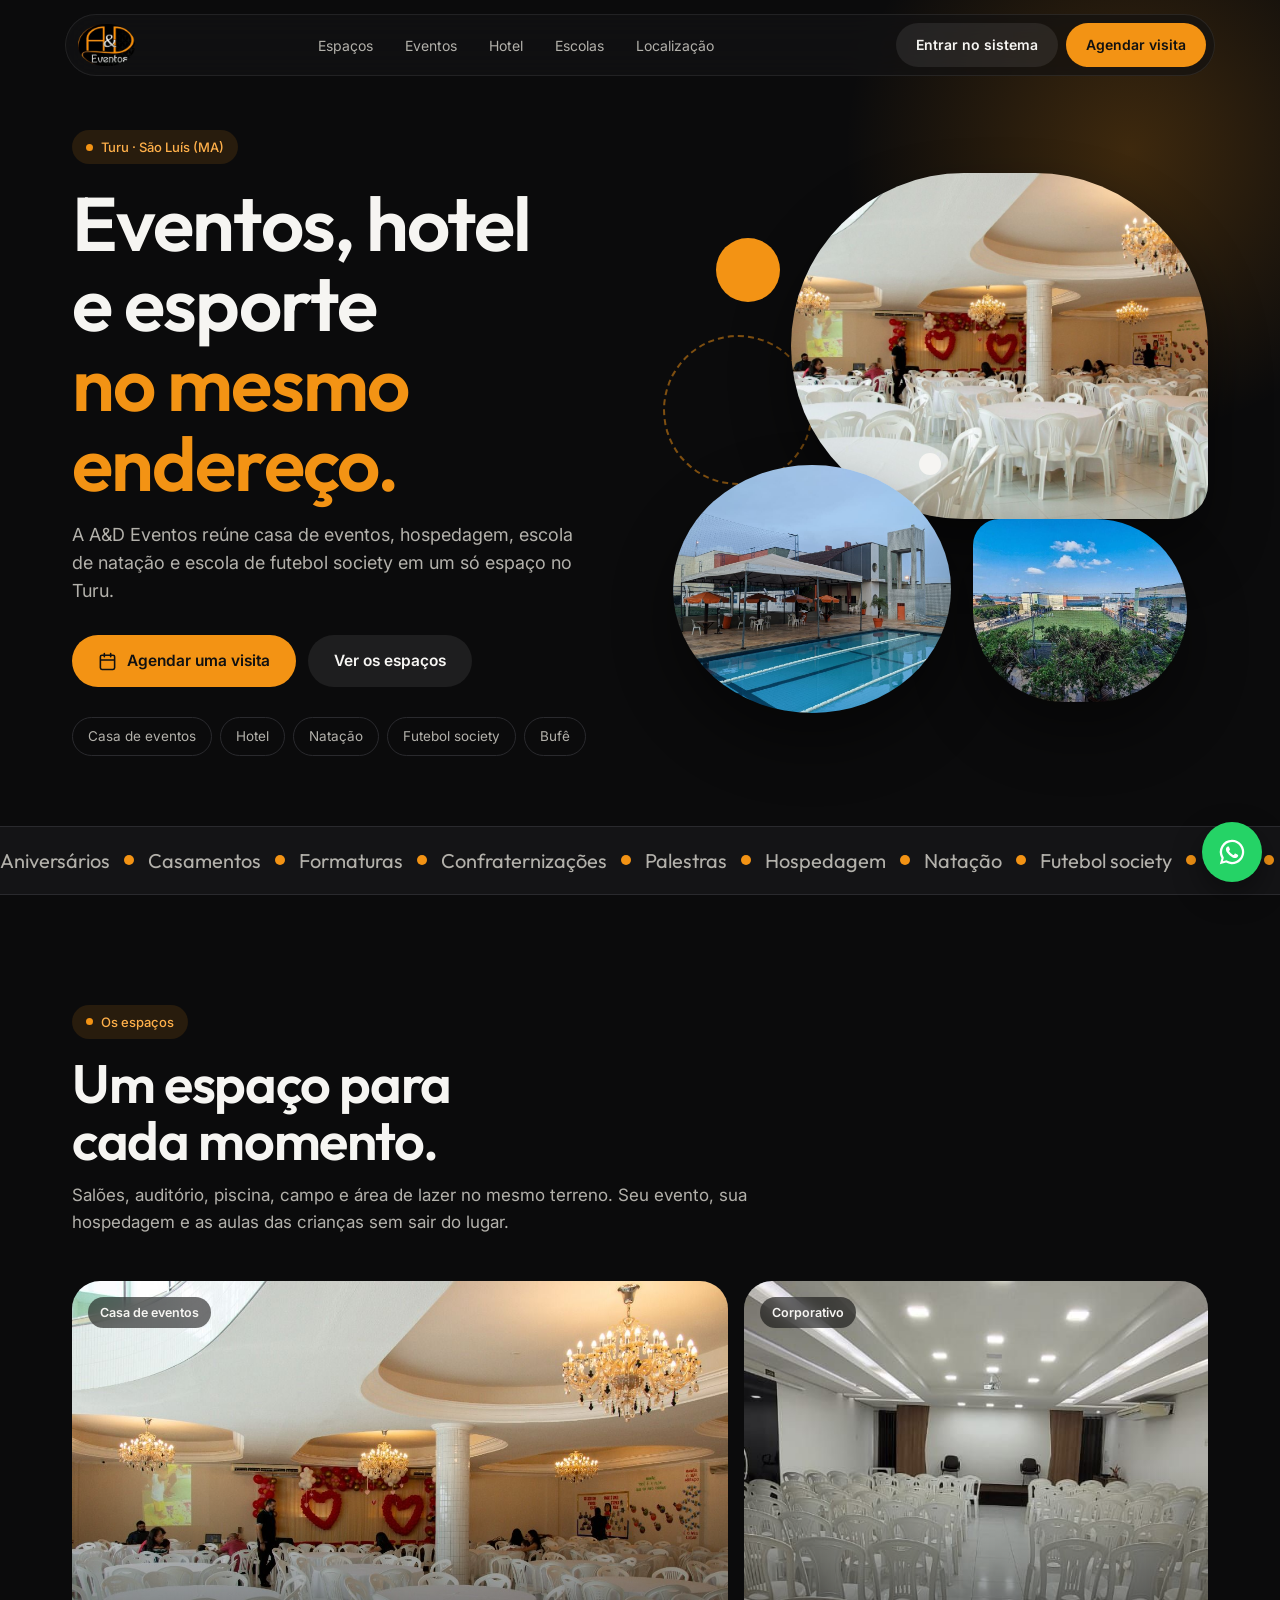
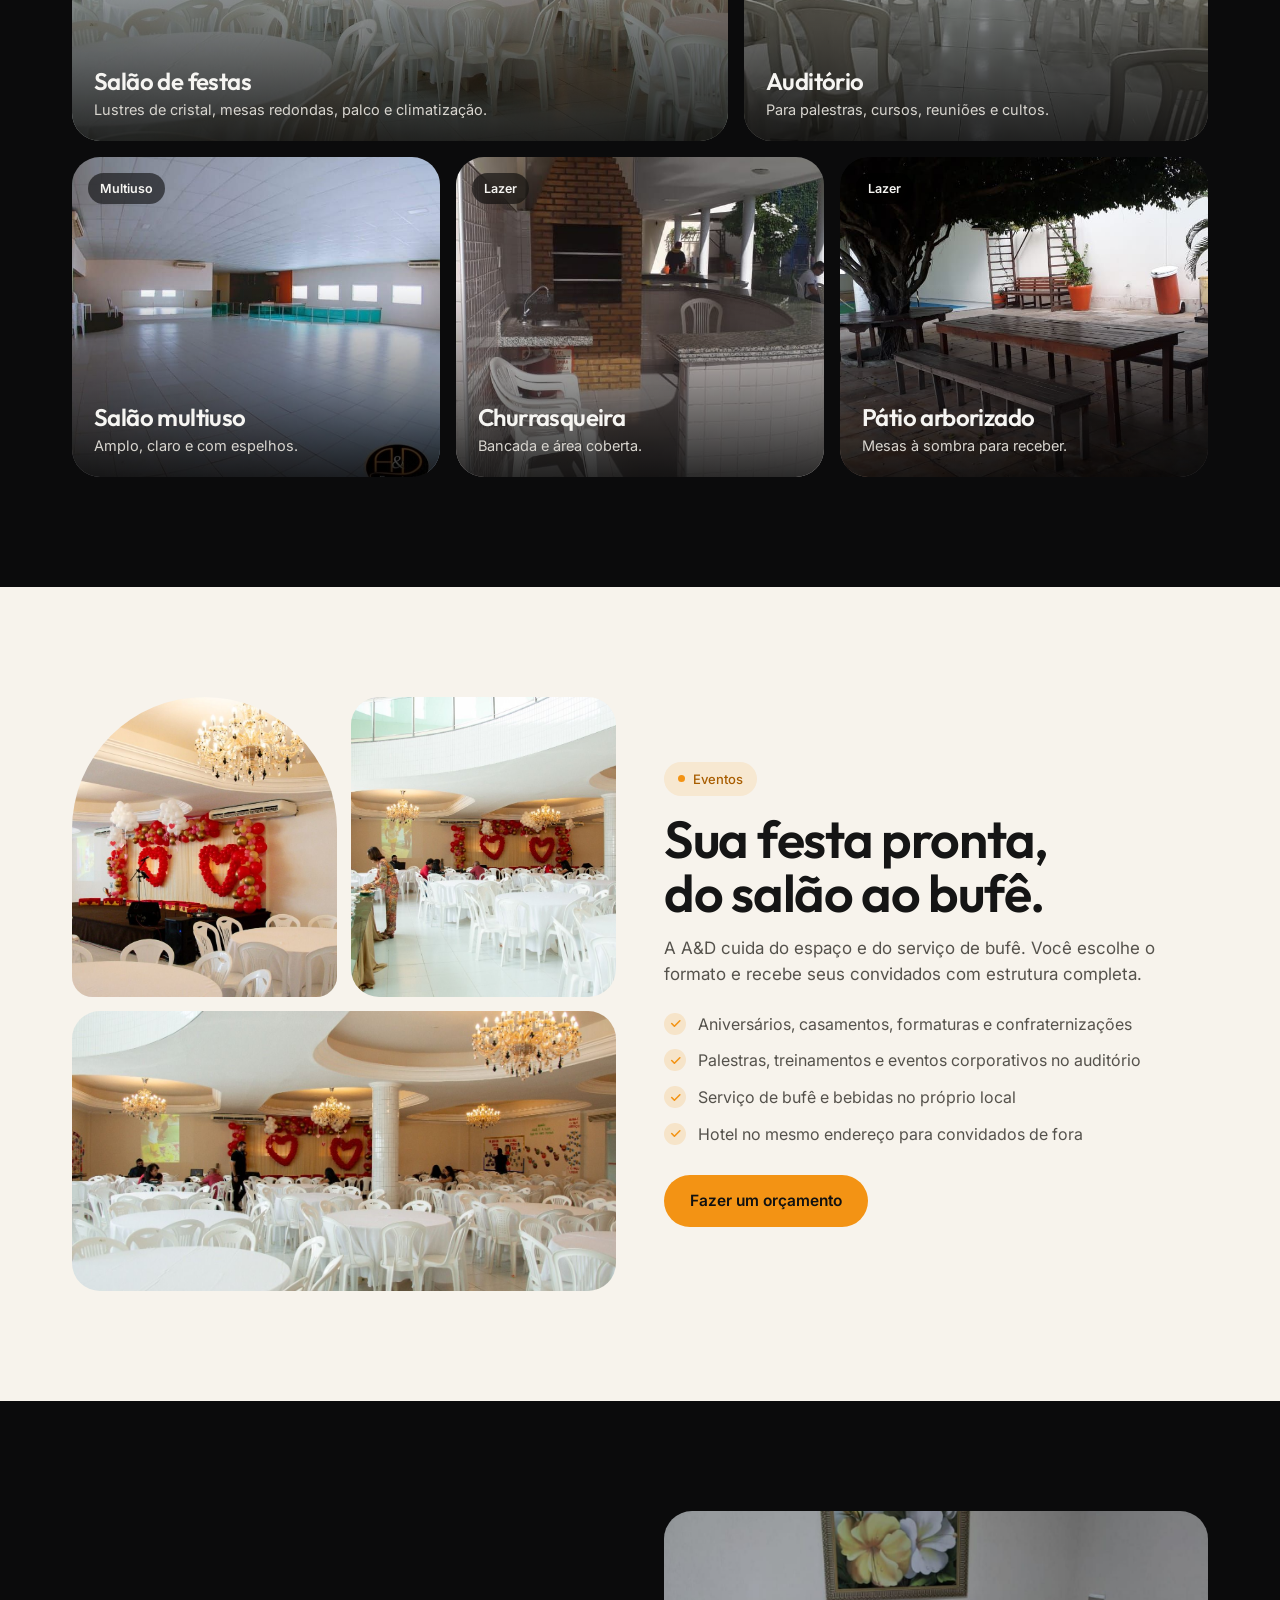
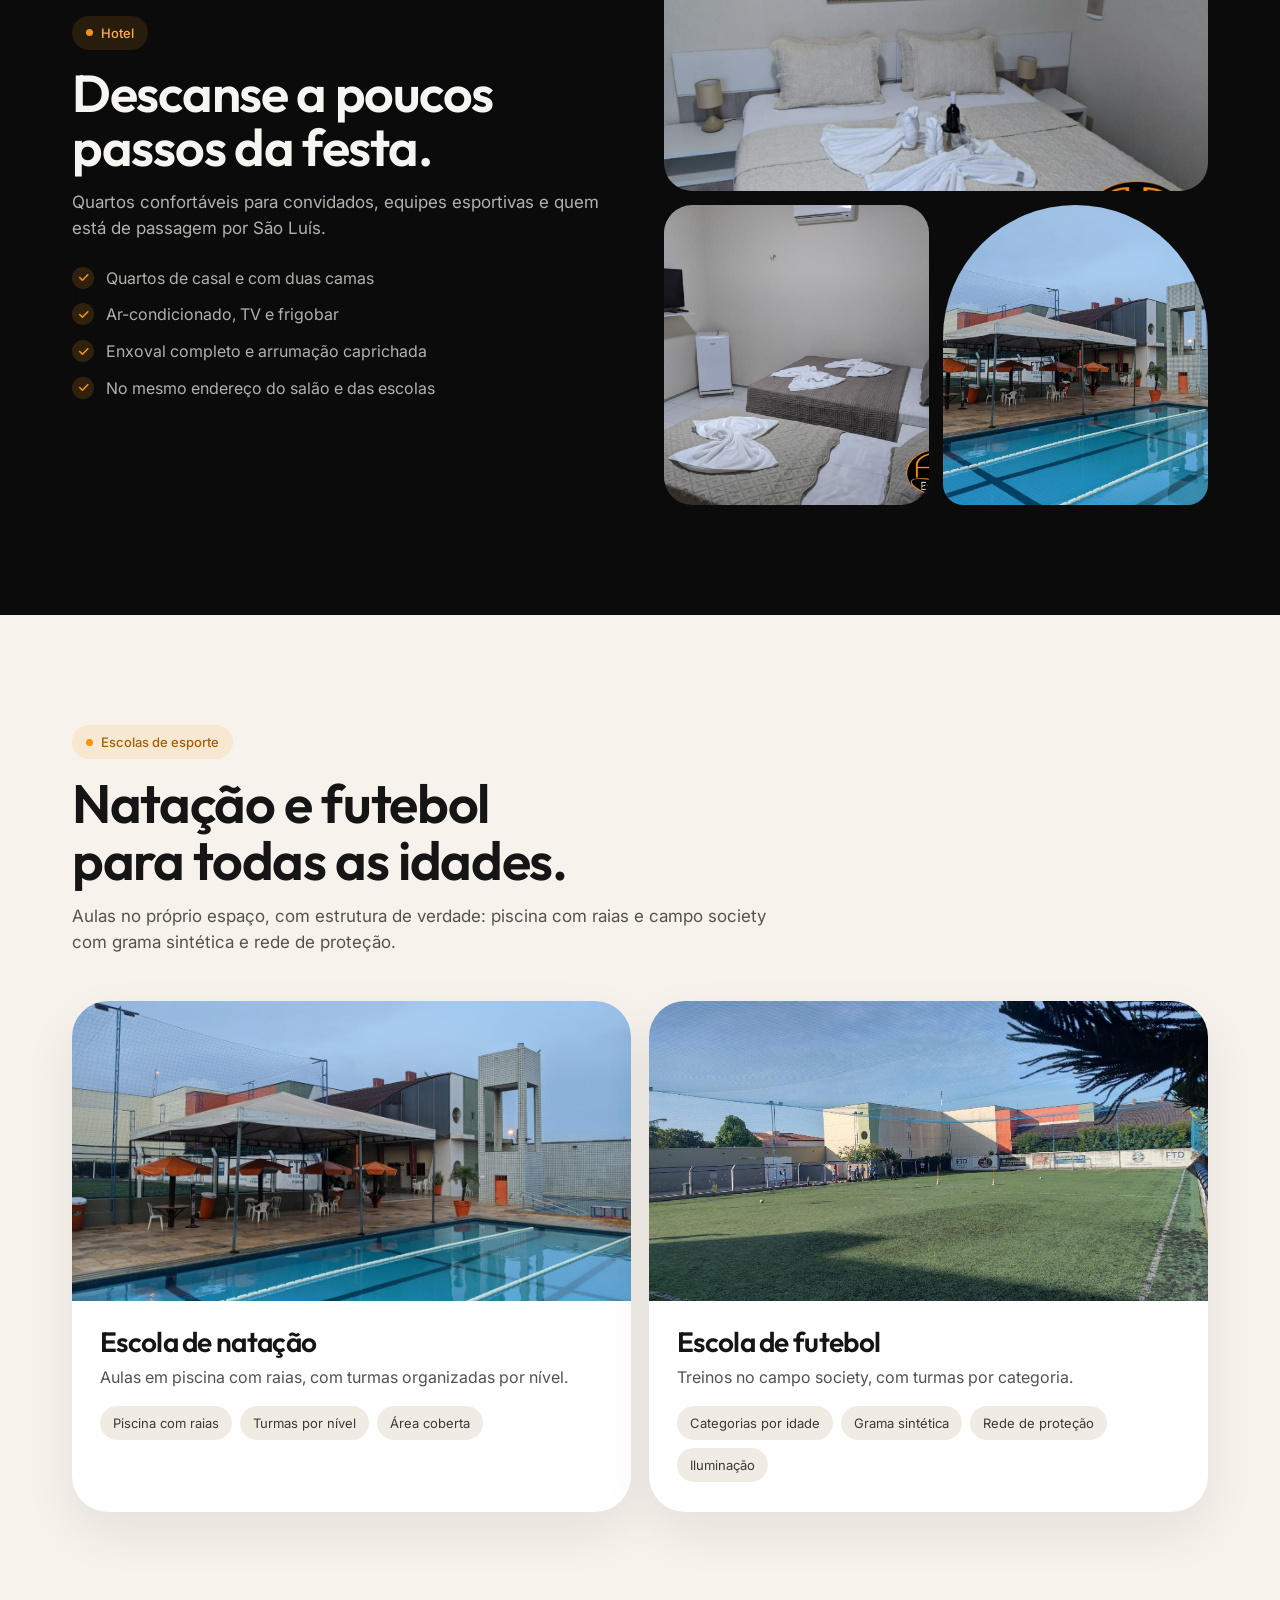
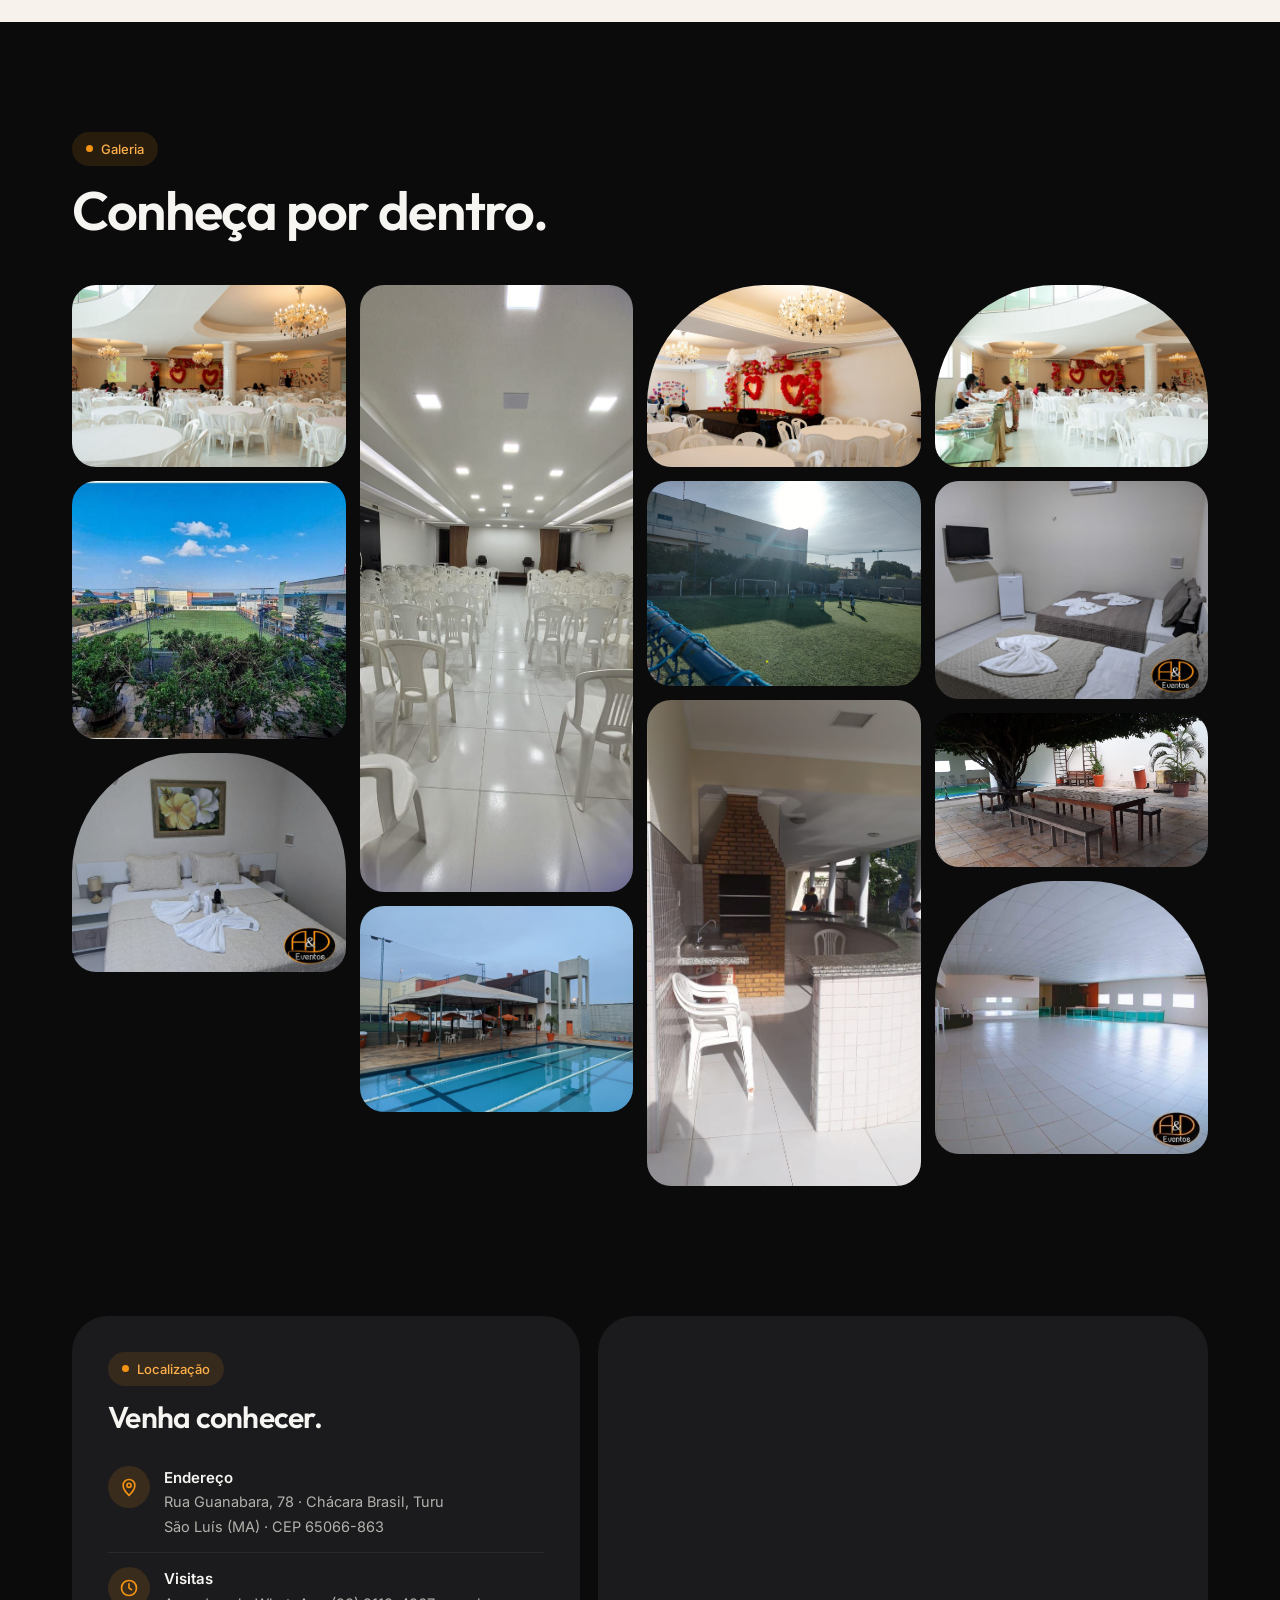
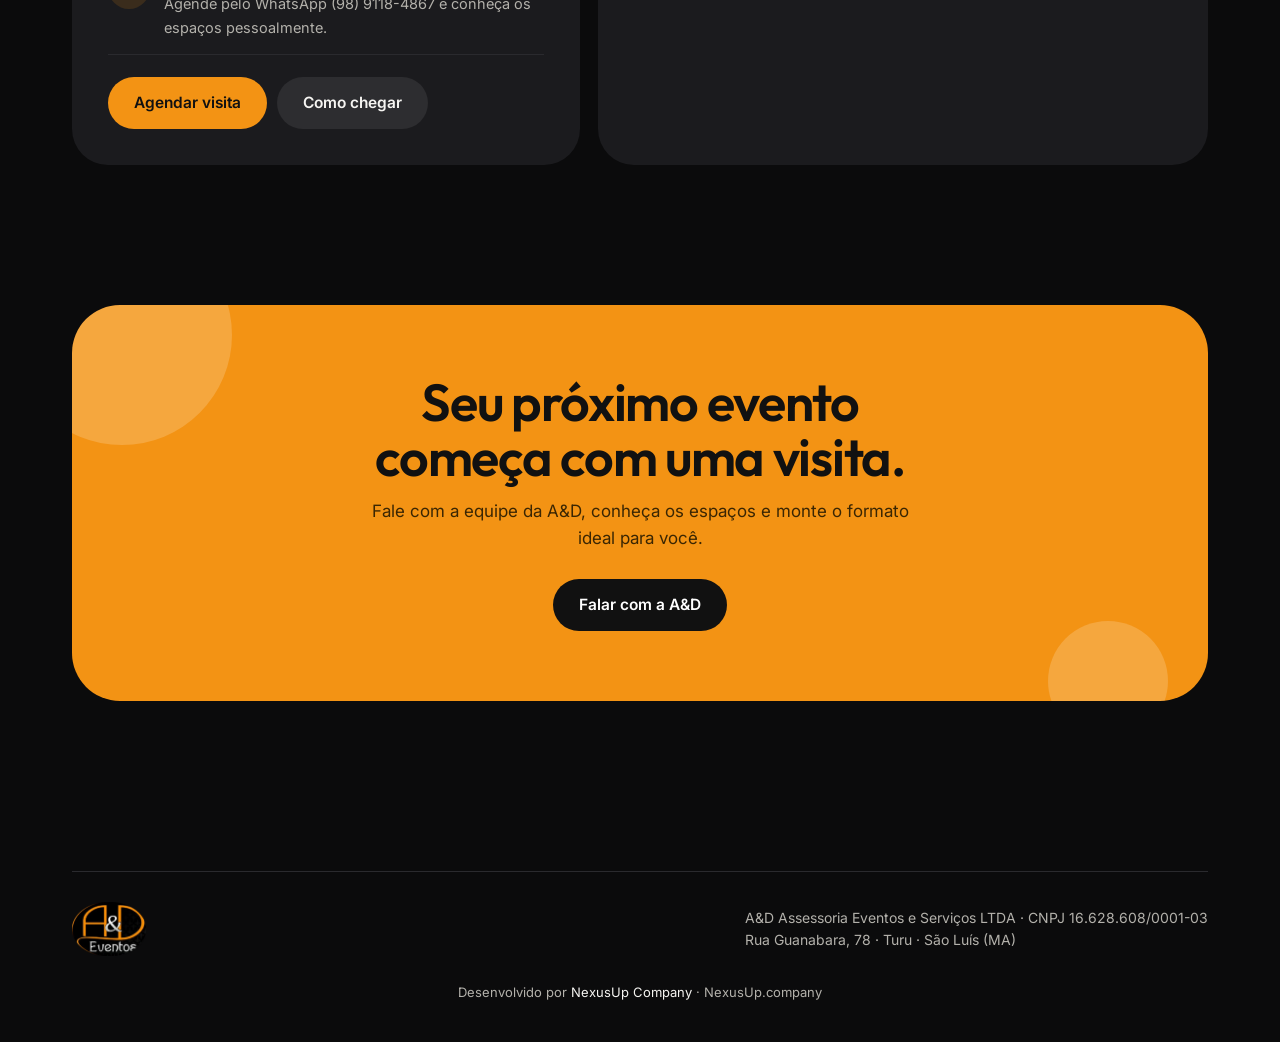
<file: index.html>
<!doctype html>
<html lang="pt-BR">
<head>
<meta charset="utf-8">
<meta name="viewport" content="width=device-width,initial-scale=1">
<title>A&amp;D Eventos · Eventos, hotel e esporte no Turu, São Luís</title>
<meta name="description" content="A A&D Eventos reúne casa de eventos, hotel, escola de natação e escola de futebol society no Turu, em São Luís (MA).">
<meta property="og:title" content="A&D Eventos · Eventos, hotel e esporte no mesmo endereço">
<meta property="og:description" content="Salão de festas, auditório, hotel, piscina e campo society no Turu, São Luís.">
<meta property="og:image" content="img/salao-lustres.jpg">
<meta name="theme-color" content="#0b0b0c">
<link rel="icon" href="img/logo-ad.png">
<link rel="preconnect" href="https://fonts.googleapis.com">
<link rel="preconnect" href="https://fonts.gstatic.com" crossorigin>
<link href="https://fonts.googleapis.com/css2?family=Outfit:wght@300;400;500;600;700&family=Inter:wght@400;500;600&display=swap" rel="stylesheet">
<style>
:root{--bg:#0b0b0c;--bg2:#141416;--card:#1b1b1e;--line:#2a2a2e;--ink:#f6f5f2;--ink2:#b3b1ab;--orange:#f39314;--orange2:#ffb04a;--cream:#f7f3ec;--r:28px}
*{box-sizing:border-box;margin:0;padding:0}
html{scroll-behavior:smooth}
body{background:var(--bg);color:var(--ink);font-family:Inter,system-ui,sans-serif;-webkit-font-smoothing:antialiased;line-height:1.55;overflow-x:hidden}
img{display:block;max-width:100%}
a{color:inherit;text-decoration:none}
h1,h2,h3{font-family:Outfit,Inter,sans-serif;font-weight:600;letter-spacing:-.025em;line-height:1.05;text-wrap:balance}
.wrap{max-width:1180px;margin:0 auto;padding:0 22px}
.eyebrow{display:inline-flex;align-items:center;gap:8px;font-size:13px;font-weight:500;color:var(--orange2);background:rgba(243,147,20,.12);padding:7px 14px;border-radius:99px}
.eyebrow::before{content:"";width:7px;height:7px;border-radius:50%;background:var(--orange)}
.btn{display:inline-flex;align-items:center;gap:10px;height:52px;padding:0 26px;border-radius:99px;font-weight:600;font-size:15.5px;transition:transform .25s cubic-bezier(.2,.8,.2,1),background .25s}
.btn:active{transform:scale(.97)}
.btn-main{background:var(--orange);color:#111}
.btn-main:hover{background:var(--orange2)}
.btn-ghost{background:rgba(255,255,255,.08);color:var(--ink)}
.btn-ghost:hover{background:rgba(255,255,255,.14)}
.btn svg{width:19px;height:19px}

/* nav */
nav{position:fixed;inset:14px 14px auto;z-index:50;display:flex;justify-content:center}
.nav{display:flex;align-items:center;justify-content:space-between;gap:18px;width:100%;max-width:1150px;background:rgba(18,18,20,.72);backdrop-filter:saturate(180%) blur(18px);-webkit-backdrop-filter:saturate(180%) blur(18px);border:1px solid rgba(255,255,255,.08);border-radius:99px;padding:8px 8px 8px 12px}
.nav .logo img{height:42px;width:auto}
.nav ul{display:flex;gap:4px;list-style:none}
.nav ul a{font-size:14px;color:var(--ink2);padding:9px 14px;border-radius:99px;transition:.2s}
.nav ul a:hover{color:var(--ink);background:rgba(255,255,255,.07)}
.nav .btn{height:44px;padding:0 20px;font-size:14px}
.nav-r{display:flex;gap:8px}
@media(max-width:860px){.nav ul{display:none}}
@media(max-width:520px){.nav-r .btn-ghost{padding:0 14px}.nav-r .btn-main{display:none}}

/* hero */
.hero{position:relative;padding:130px 0 70px;overflow:hidden}
.hero .glow{position:absolute;width:620px;height:620px;border-radius:50%;background:radial-gradient(circle,rgba(243,147,20,.22),transparent 65%);top:-160px;right:-160px;pointer-events:none}
.hero-grid{display:grid;grid-template-columns:1.05fr 1fr;gap:40px;align-items:center}
.hero h1{font-size:clamp(42px,6.2vw,76px);margin:20px 0 18px}
.hero h1 em{font-style:normal;color:var(--orange)}
.hero p.lead{font-size:18px;color:var(--ink2);max-width:520px}
.hero .ctas{display:flex;flex-wrap:wrap;gap:12px;margin-top:30px}
.chips{display:flex;flex-wrap:wrap;gap:8px;margin-top:30px}
.chip{font-size:13.5px;padding:8px 15px;border-radius:99px;border:1px solid var(--line);color:var(--ink2)}
.collage{position:relative;height:540px}
.collage .c{position:absolute;overflow:hidden;box-shadow:0 30px 60px rgba(0,0,0,.45)}
.collage .c img{width:100%;height:100%;object-fit:cover}
.c1{width:78%;height:64%;right:0;top:0;border-radius:200px 200px 40px 200px}
.c2{width:52%;height:46%;left:0;bottom:0;border-radius:50%}
.c3{width:40%;height:34%;right:4%;bottom:2%;border-radius:40px 140px 140px 140px}
.collage .dot{position:absolute;border-radius:50%;background:var(--orange)}
.d1{width:64px;height:64px;left:8%;top:12%}
.d2{width:22px;height:22px;left:46%;bottom:44%;background:var(--ink)!important}
.ring{position:absolute;width:150px;height:150px;border-radius:50%;border:2px dashed rgba(243,147,20,.5);left:-2%;top:30%}
@media(max-width:900px){.hero-grid{grid-template-columns:1fr}.collage{height:400px;margin-top:20px}}

/* marquee */
.marq{border-block:1px solid var(--line);overflow:hidden;padding:18px 0;background:var(--bg2)}
.marq .track{display:flex;gap:14px;width:max-content;animation:mq 38s linear infinite}
.marq span{white-space:nowrap;font-family:Outfit;font-size:20px;color:var(--ink2);display:flex;align-items:center;gap:14px}
.marq span::after{content:"";width:10px;height:10px;border-radius:50%;background:var(--orange)}
@keyframes mq{to{transform:translateX(-50%)}}

/* sections */
section.s{padding:110px 0}
.head{max-width:720px;margin-bottom:46px}
.head h2{font-size:clamp(34px,4.6vw,54px);margin:16px 0 14px}
.head p{color:var(--ink2);font-size:17px}
.cards{display:grid;grid-template-columns:repeat(12,1fr);gap:16px}
.card{position:relative;border-radius:var(--r);overflow:hidden;background:var(--card);min-height:320px}
.card img{position:absolute;inset:0;width:100%;height:100%;object-fit:cover;transition:transform .8s cubic-bezier(.2,.8,.2,1)}
.card:hover img{transform:scale(1.05)}
.card::after{content:"";position:absolute;inset:0;background:linear-gradient(180deg,transparent 40%,rgba(0,0,0,.82))}
.card .t{position:absolute;left:22px;right:22px;bottom:20px;z-index:2}
.card .t h3{font-size:24px}
.card .t p{font-size:14.5px;color:#d8d5cf;margin-top:4px}
.card .pill{position:absolute;z-index:2;top:16px;left:16px;font-size:12.5px;font-weight:600;padding:6px 12px;border-radius:99px;background:rgba(0,0,0,.55);backdrop-filter:blur(8px)}
.w7{grid-column:span 7}.w5{grid-column:span 5}.w4{grid-column:span 4}.w6{grid-column:span 6}.w8{grid-column:span 8}
.tall{min-height:460px}
@media(max-width:860px){.cards>*{grid-column:span 12!important}.card{min-height:280px}}

.split{display:grid;grid-template-columns:1fr 1fr;gap:48px;align-items:center}
.split .imgs{display:grid;grid-template-columns:1fr 1fr;gap:14px}
.split .imgs img{width:100%;height:300px;object-fit:cover;border-radius:var(--r)}
.split .imgs img.round{border-radius:180px 180px 28px 28px}
.split .imgs img.big{grid-column:span 2;height:280px}
.list{list-style:none;display:grid;gap:12px;margin-top:24px}
.list li{display:flex;gap:12px;align-items:flex-start;color:var(--ink2);font-size:16px}
.list li::before{content:"";flex:none;width:22px;height:22px;border-radius:50%;background:rgba(243,147,20,.16) url("data:image/svg+xml,%3Csvg xmlns='http://www.w3.org/2000/svg' viewBox='0 0 24 24' fill='none' stroke='%23f39314' stroke-width='3' stroke-linecap='round' stroke-linejoin='round'%3E%3Cpath d='M5 12l5 5L20 7'/%3E%3C/svg%3E") center/13px no-repeat;margin-top:1px}
@media(max-width:860px){.split{grid-template-columns:1fr}.split .imgs img{height:220px}}

.light{background:var(--cream);color:#151515}
.light .head p,.light .list li{color:#55524c}
.light .eyebrow{color:#a85d00}

.schools{display:grid;grid-template-columns:1fr 1fr;gap:18px}
.school{border-radius:36px;overflow:hidden;background:#fff;box-shadow:0 20px 50px rgba(0,0,0,.08)}
.school img{width:100%;height:300px;object-fit:cover}
.school .b{padding:26px 28px 30px}
.school h3{font-size:28px;margin-bottom:8px}
.school p{color:#55524c}
.tags{display:flex;flex-wrap:wrap;gap:8px;margin-top:16px}
.tags span{font-size:13px;padding:7px 13px;border-radius:99px;background:#f1ece3;color:#3b3934}
@media(max-width:860px){.schools{grid-template-columns:1fr}}

.gallery{columns:4 220px;column-gap:14px}
.gallery img{width:100%;margin-bottom:14px;border-radius:24px;break-inside:avoid}
.gallery img:nth-child(3n){border-radius:120px 120px 24px 24px}

.loc{display:grid;grid-template-columns:1fr 1.2fr;gap:18px}
.loc .info{background:var(--card);border-radius:36px;padding:36px}
.loc .info h3{font-size:30px;margin-bottom:18px}
.loc .row{display:flex;gap:14px;padding:14px 0;border-bottom:1px solid var(--line)}
.loc .row:last-of-type{border:0}
.loc .row b{display:block;font-weight:600;font-size:15px}
.loc .row span{color:var(--ink2);font-size:14.5px}
.loc .ic{flex:none;width:42px;height:42px;border-radius:50%;background:rgba(243,147,20,.14);display:grid;place-items:center}
.loc .ic svg{width:20px;height:20px;stroke:var(--orange)}
.map{border-radius:36px;overflow:hidden;min-height:420px;background:var(--card)}
.map iframe{width:100%;height:100%;min-height:420px;border:0;filter:grayscale(.3) contrast(1.05)}
@media(max-width:860px){.loc{grid-template-columns:1fr}}

.cta{margin:0 auto;max-width:1180px;border-radius:48px;background:var(--orange);color:#111;padding:70px 40px;text-align:center;position:relative;overflow:hidden}
.cta h2{font-size:clamp(32px,4.4vw,52px);max-width:760px;margin:0 auto 14px}
.cta p{max-width:560px;margin:0 auto 28px;color:#3a2603;font-size:17px}
.cta .btn-main{background:#111;color:#fff}
.cta .b1,.cta .b2{position:absolute;border-radius:50%;background:rgba(255,255,255,.18)}
.cta .b1{width:220px;height:220px;left:-60px;top:-80px}.cta .b2{width:120px;height:120px;right:40px;bottom:-40px}

footer{padding:60px 0 40px;color:var(--ink2);font-size:14px}
.foot{display:flex;flex-wrap:wrap;justify-content:space-between;gap:24px;align-items:center;border-top:1px solid var(--line);padding-top:30px}
.foot img{height:54px}
.credit{margin-top:26px;text-align:center;font-size:13px}
.credit a{color:var(--ink)}

.wa{position:fixed;right:18px;bottom:18px;z-index:60;width:60px;height:60px;border-radius:50%;background:#25d366;display:none;place-items:center;box-shadow:0 12px 30px rgba(0,0,0,.4)}
.wa svg{width:30px;height:30px;fill:#fff}
.wa.on{display:grid}

.rv{opacity:0;transform:translateY(26px);transition:opacity .8s cubic-bezier(.2,.8,.2,1),transform .8s cubic-bezier(.2,.8,.2,1)}
.rv.in{opacity:1;transform:none}
@media(prefers-reduced-motion:reduce){.rv{opacity:1;transform:none;transition:none}.marq .track{animation:none}html{scroll-behavior:auto}}
</style>
</head>
<body>

<nav><div class="nav">
  <a class="logo" href="#topo" aria-label="A&D Eventos"><img src="img/logo-ad.png" alt="A&D Eventos"></a>
  <ul><li><a href="#espacos">Espaços</a></li><li><a href="#eventos">Eventos</a></li><li><a href="#hotel">Hotel</a></li><li><a href="#escolas">Escolas</a></li><li><a href="#localizacao">Localização</a></li></ul>
  <div class="nav-r"><a class="btn btn-ghost" href="/login">Entrar no sistema</a><a class="btn btn-main" data-cta href="#localizacao">Agendar visita</a></div>
</div></nav>

<header class="hero" id="topo">
  <div class="glow"></div>
  <div class="wrap hero-grid">
    <div class="rv">
      <span class="eyebrow">Turu · São Luís (MA)</span>
      <h1>Eventos, hotel e esporte <em>no mesmo endereço.</em></h1>
      <p class="lead">A A&amp;D Eventos reúne casa de eventos, hospedagem, escola de natação e escola de futebol society em um só espaço no Turu.</p>
      <div class="ctas">
        <a class="btn btn-main" data-cta href="#localizacao"><svg viewBox="0 0 24 24" fill="none" stroke="currentColor" stroke-width="2" stroke-linecap="round" stroke-linejoin="round"><path d="M8 2v4M16 2v4M3 10h18M5 4h14a2 2 0 0 1 2 2v14a2 2 0 0 1-2 2H5a2 2 0 0 1-2-2V6a2 2 0 0 1 2-2z"/></svg>Agendar uma visita</a>
        <a class="btn btn-ghost" href="#espacos">Ver os espaços</a>
      </div>
      <div class="chips"><span class="chip">Casa de eventos</span><span class="chip">Hotel</span><span class="chip">Natação</span><span class="chip">Futebol society</span><span class="chip">Bufê</span></div>
    </div>
    <div class="collage rv">
      <div class="ring"></div>
      <div class="c c1"><img src="img/salao-lustres.jpg" alt="Salão de festas com lustres de cristal"></div>
      <div class="c c2"><img src="img/piscina.jpg" alt="Piscina com raias"></div>
      <div class="c c3"><img src="img/campo-aereo.jpg" alt="Campo de futebol society visto de cima"></div>
      <span class="dot d1"></span><span class="dot d2"></span>
    </div>
  </div>
</header>

<div class="marq" aria-hidden="true"><div class="track">
  <span>Aniversários</span><span>Casamentos</span><span>Formaturas</span><span>Confraternizações</span><span>Palestras</span><span>Hospedagem</span><span>Natação</span><span>Futebol society</span><span>Bufê</span>
  <span>Aniversários</span><span>Casamentos</span><span>Formaturas</span><span>Confraternizações</span><span>Palestras</span><span>Hospedagem</span><span>Natação</span><span>Futebol society</span><span>Bufê</span>
</div></div>

<section class="s" id="espacos">
  <div class="wrap">
    <div class="head rv"><span class="eyebrow">Os espaços</span><h2>Um espaço para cada momento.</h2><p>Salões, auditório, piscina, campo e área de lazer no mesmo terreno. Seu evento, sua hospedagem e as aulas das crianças sem sair do lugar.</p></div>
    <div class="cards">
      <article class="card w7 tall rv"><img src="img/salao-lustres.jpg" alt="Salão de festas com mesas redondas e lustres" loading="lazy"><span class="pill">Casa de eventos</span><div class="t"><h3>Salão de festas</h3><p>Lustres de cristal, mesas redondas, palco e climatização.</p></div></article>
      <article class="card w5 tall rv"><img src="img/auditorio.jpg" alt="Auditório com cadeiras enfileiradas" loading="lazy"><span class="pill">Corporativo</span><div class="t"><h3>Auditório</h3><p>Para palestras, cursos, reuniões e cultos.</p></div></article>
      <article class="card w4 rv"><img src="img/salao-multiuso.jpg" alt="Salão multiuso amplo com espelhos" loading="lazy"><span class="pill">Multiuso</span><div class="t"><h3>Salão multiuso</h3><p>Amplo, claro e com espelhos.</p></div></article>
      <article class="card w4 rv"><img src="img/churrasqueira.jpg" alt="Área de churrasqueira" loading="lazy"><span class="pill">Lazer</span><div class="t"><h3>Churrasqueira</h3><p>Bancada e área coberta.</p></div></article>
      <article class="card w4 rv"><img src="img/patio.jpg" alt="Pátio com mesas de madeira à sombra" loading="lazy"><span class="pill">Lazer</span><div class="t"><h3>Pátio arborizado</h3><p>Mesas à sombra para receber.</p></div></article>
    </div>
  </div>
</section>

<section class="s light" id="eventos">
  <div class="wrap split">
    <div class="imgs rv">
      <img class="round" src="img/palco.jpg" alt="Palco decorado com balões" loading="lazy">
      <img src="img/salao-buffet.jpg" alt="Mesa de bufê montada no salão" loading="lazy">
      <img class="big" src="img/salao-lustres.jpg" alt="Salão de festas preparado" loading="lazy">
    </div>
    <div class="rv">
      <span class="eyebrow">Eventos</span>
      <h2 style="font-size:clamp(34px,4.4vw,52px);margin:16px 0 14px">Sua festa pronta, do salão ao bufê.</h2>
      <p style="color:#55524c;font-size:17px">A A&amp;D cuida do espaço e do serviço de bufê. Você escolhe o formato e recebe seus convidados com estrutura completa.</p>
      <ul class="list">
        <li>Aniversários, casamentos, formaturas e confraternizações</li>
        <li>Palestras, treinamentos e eventos corporativos no auditório</li>
        <li>Serviço de bufê e bebidas no próprio local</li>
        <li>Hotel no mesmo endereço para convidados de fora</li>
      </ul>
      <div class="ctas" style="margin-top:28px;display:flex;gap:12px;flex-wrap:wrap"><a class="btn btn-main" data-cta href="#localizacao">Fazer um orçamento</a></div>
    </div>
  </div>
</section>

<section class="s" id="hotel">
  <div class="wrap split">
    <div class="rv">
      <span class="eyebrow">Hotel</span>
      <h2 style="font-size:clamp(34px,4.4vw,52px);margin:16px 0 14px">Descanse a poucos passos da festa.</h2>
      <p style="color:var(--ink2);font-size:17px">Quartos confortáveis para convidados, equipes esportivas e quem está de passagem por São Luís.</p>
      <ul class="list">
        <li>Quartos de casal e com duas camas</li>
        <li>Ar-condicionado, TV e frigobar</li>
        <li>Enxoval completo e arrumação caprichada</li>
        <li>No mesmo endereço do salão e das escolas</li>
      </ul>
    </div>
    <div class="imgs rv">
      <img class="big" src="img/quarto-casal.jpg" alt="Quarto de casal do hotel" loading="lazy">
      <img src="img/quarto-duplo.jpg" alt="Quarto com duas camas, TV e frigobar" loading="lazy">
      <img class="round" src="img/piscina.jpg" alt="Piscina do espaço" loading="lazy">
    </div>
  </div>
</section>

<section class="s light" id="escolas">
  <div class="wrap">
    <div class="head rv"><span class="eyebrow">Escolas de esporte</span><h2>Natação e futebol para todas as idades.</h2><p>Aulas no próprio espaço, com estrutura de verdade: piscina com raias e campo society com grama sintética e rede de proteção.</p></div>
    <div class="schools">
      <article class="school rv"><img src="img/piscina.jpg" alt="Piscina com raias para aulas de natação" loading="lazy"><div class="b"><h3>Escola de natação</h3><p>Aulas em piscina com raias, com turmas organizadas por nível.</p><div class="tags"><span>Piscina com raias</span><span>Turmas por nível</span><span>Área coberta</span></div></div></article>
      <article class="school rv"><img src="img/campo-treino.jpg" alt="Treino de futebol no campo society" loading="lazy"><div class="b"><h3>Escola de futebol</h3><p>Treinos no campo society, com turmas por categoria.</p><div class="tags"><span>Categorias por idade</span><span>Grama sintética</span><span>Rede de proteção</span><span>Iluminação</span></div></div></article>
    </div>
  </div>
</section>

<section class="s" id="galeria">
  <div class="wrap">
    <div class="head rv"><span class="eyebrow">Galeria</span><h2>Conheça por dentro.</h2></div>
    <div class="gallery rv">
      <img src="img/salao-lustres.jpg" alt="Salão de festas" loading="lazy">
      <img src="img/campo-aereo.jpg" alt="Campo society visto de cima" loading="lazy">
      <img src="img/quarto-casal.jpg" alt="Quarto de casal" loading="lazy">
      <img src="img/auditorio.jpg" alt="Auditório" loading="lazy">
      <img src="img/piscina.jpg" alt="Piscina" loading="lazy">
      <img src="img/palco.jpg" alt="Palco decorado" loading="lazy">
      <img src="img/campo-jogo.jpg" alt="Jogo no campo society" loading="lazy">
      <img src="img/churrasqueira.jpg" alt="Churrasqueira" loading="lazy">
      <img src="img/salao-buffet.jpg" alt="Bufê no salão" loading="lazy">
      <img src="img/quarto-duplo.jpg" alt="Quarto duplo" loading="lazy">
      <img src="img/patio.jpg" alt="Pátio" loading="lazy">
      <img src="img/salao-multiuso.jpg" alt="Salão multiuso" loading="lazy">
    </div>
  </div>
</section>

<section class="s" id="localizacao" style="padding-top:20px">
  <div class="wrap loc">
    <div class="info rv">
      <span class="eyebrow">Localização</span>
      <h3 style="margin-top:16px">Venha conhecer.</h3>
      <div class="row"><span class="ic"><svg viewBox="0 0 24 24" fill="none" stroke-width="2" stroke-linecap="round" stroke-linejoin="round"><path d="M12 22s7-6.2 7-12a7 7 0 1 0-14 0c0 5.8 7 12 7 12z"/><circle cx="12" cy="10" r="2.5"/></svg></span><div><b>Endereço</b><span>Rua Guanabara, 78 · Chácara Brasil, Turu<br>São Luís (MA) · CEP 65066-863</span></div></div>
      <div class="row"><span class="ic"><svg viewBox="0 0 24 24" fill="none" stroke-width="2" stroke-linecap="round" stroke-linejoin="round"><circle cx="12" cy="12" r="9"/><path d="M12 7v5l3 2"/></svg></span><div><b>Visitas</b><span>Agende pelo WhatsApp (98) 9118-4867 e conheça os espaços pessoalmente.</span></div></div>
      <div class="ctas" style="margin-top:22px;display:flex;gap:10px;flex-wrap:wrap">
        <a class="btn btn-main" data-cta data-fallback="maps" href="https://www.google.com/maps/search/?api=1&query=Rua+Guanabara+78+Turu+S%C3%A3o+Lu%C3%ADs+MA+65066-863" target="_blank" rel="noopener">Agendar visita</a>
        <a class="btn btn-ghost" href="https://www.google.com/maps/dir/?api=1&destination=Rua+Guanabara+78+Turu+S%C3%A3o+Lu%C3%ADs+MA+65066-863" target="_blank" rel="noopener">Como chegar</a>
      </div>
    </div>
    <div class="map rv"><iframe title="Mapa da A&D Eventos" loading="lazy" referrerpolicy="no-referrer-when-downgrade" src="https://www.google.com/maps?q=Rua+Guanabara+78+Turu+S%C3%A3o+Lu%C3%ADs+MA+65066-863&output=embed"></iframe></div>
  </div>
</section>

<section class="s" style="padding-top:30px">
  <div class="wrap"><div class="cta rv">
    <span class="b1"></span><span class="b2"></span>
    <h2>Seu próximo evento começa com uma visita.</h2>
    <p>Fale com a equipe da A&amp;D, conheça os espaços e monte o formato ideal para você.</p>
    <a class="btn btn-main" data-cta href="#localizacao">Falar com a A&amp;D</a>
  </div></div>
</section>

<footer>
  <div class="wrap">
    <div class="foot">
      <img src="img/logo-ad.png" alt="A&D Eventos">
      <div>A&amp;D Assessoria Eventos e Serviços LTDA · CNPJ 16.628.608/0001-03<br>Rua Guanabara, 78 · Turu · São Luís (MA)</div>
    </div>
    <p class="credit">Desenvolvido por <a href="https://nexusup.company" target="_blank" rel="noopener">NexusUp Company</a> · NexusUp.company</p>
  </div>
</footer>

<a class="wa" id="wa" aria-label="Falar no WhatsApp" target="_blank" rel="noopener"><svg viewBox="0 0 32 32"><path d="M16 3a13 13 0 0 0-11.2 19.6L3 29l6.6-1.7A13 13 0 1 0 16 3zm0 23.6a10.6 10.6 0 0 1-5.4-1.5l-.4-.2-3.9 1 1-3.8-.2-.4A10.6 10.6 0 1 1 16 26.6zm5.8-7.9c-.3-.2-1.9-.9-2.2-1s-.5-.2-.7.2-.8 1-1 1.2-.4.2-.7 0a8.7 8.7 0 0 1-4.3-3.8c-.3-.6.3-.5.9-1.7.1-.2 0-.4 0-.5l-1-2.4c-.3-.6-.5-.5-.7-.5h-.6a1.2 1.2 0 0 0-.9.4 3.6 3.6 0 0 0-1.1 2.7 6.3 6.3 0 0 0 1.3 3.3 14.4 14.4 0 0 0 5.5 4.9c2 .9 2.8.9 3.8.8a3.3 3.3 0 0 0 2.2-1.5 2.7 2.7 0 0 0 .2-1.5c-.1-.2-.3-.3-.6-.4z"/></svg></a>

<script>
// Número de WhatsApp da A&D (só números, com 55 + DDD). Deixe vazio para os botões levarem à localização.
const WHATSAPP = "559891184867";
const MSG = encodeURIComponent("Olá! Vim pelo site da A&D Eventos e quero saber mais.");
if (WHATSAPP) {
  const url = "https://wa.me/" + WHATSAPP + "?text=" + MSG;
  document.querySelectorAll("[data-cta]").forEach(a => { a.href = url; a.target = "_blank"; a.rel = "noopener"; });
  const w = document.getElementById("wa"); w.href = url; w.classList.add("on");
}
const io = new IntersectionObserver(es => es.forEach(e => { if (e.isIntersecting) { e.target.classList.add("in"); io.unobserve(e.target); } }), { threshold: .12 });
document.querySelectorAll(".rv").forEach(el => io.observe(el));
</script>
</body>
</html>
</file>
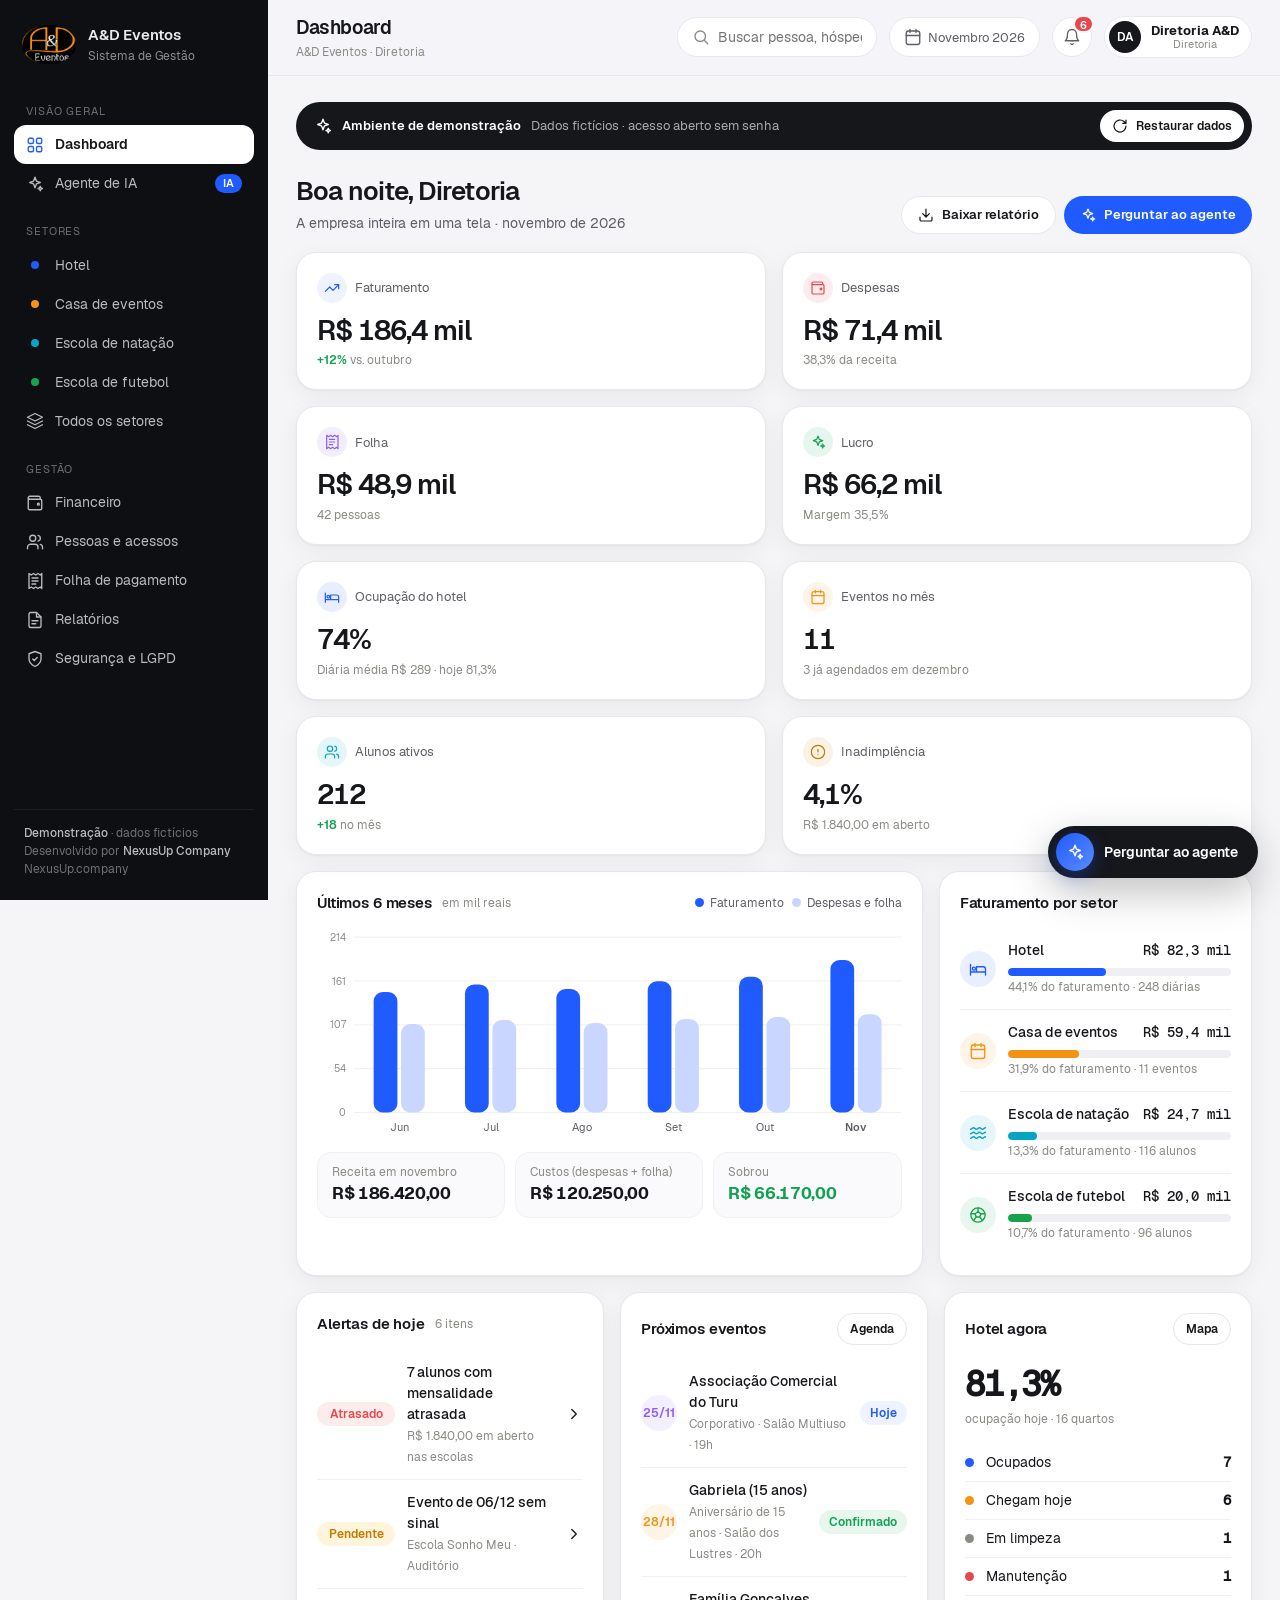
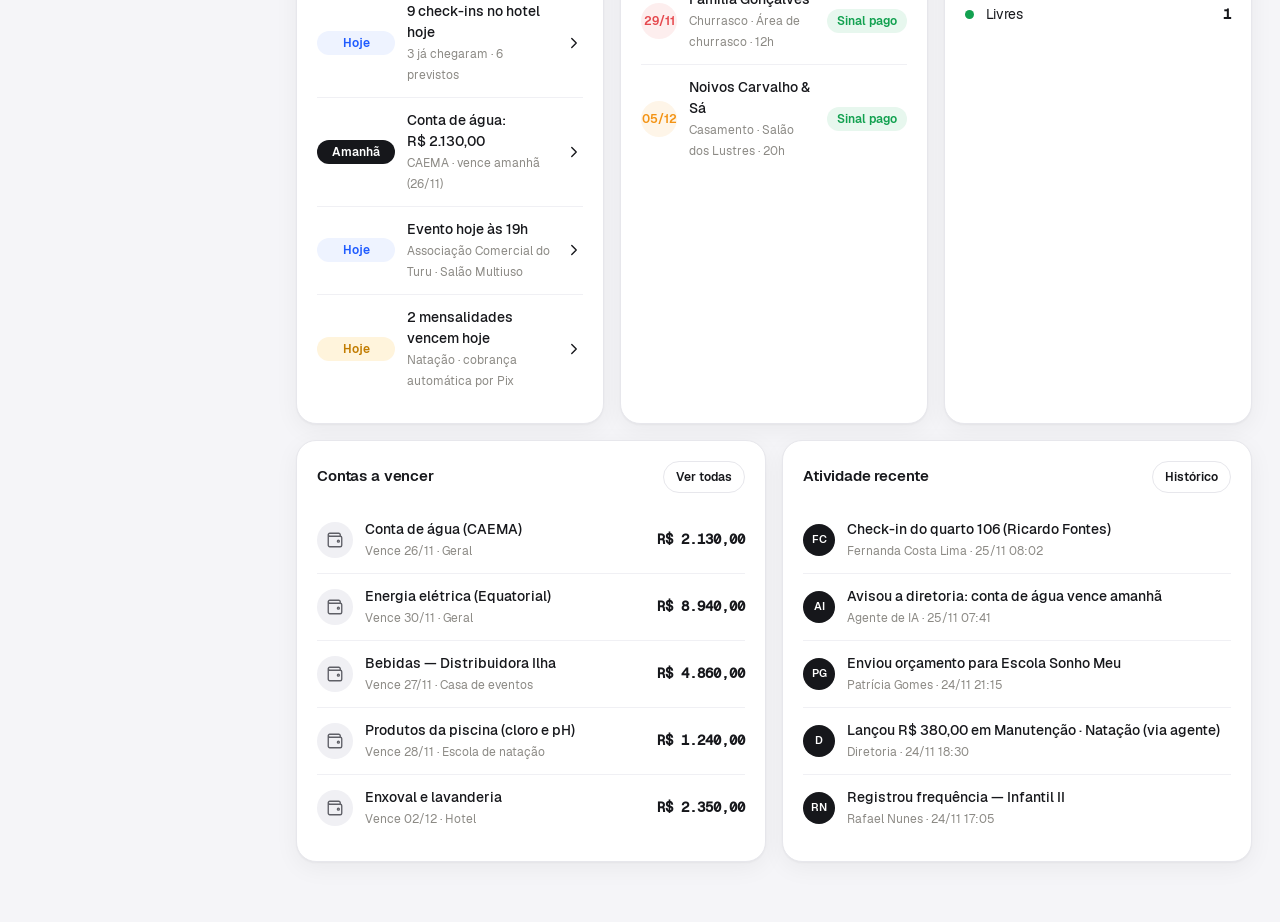
<file: app.html>
<!DOCTYPE html>
<html lang="pt-BR">
<head>
<meta charset="utf-8">
<meta name="viewport" content="width=device-width,initial-scale=1,viewport-fit=cover">
<title>Sistema de Gestão · A&amp;D Eventos</title>
<meta name="robots" content="noindex">
<meta name="theme-color" content="#0e0f12">
<meta name="apple-mobile-web-app-capable" content="yes">
<meta name="apple-mobile-web-app-title" content="A&D Gestão">
<link rel="icon" href="/img/icon-192.png">
<link rel="apple-touch-icon" href="/img/icon-180.png">
<link rel="manifest" href="/manifest.webmanifest">
<link rel="preload" href="/fonts/Geist-Regular.woff2" as="font" type="font/woff2" crossorigin>
<link rel="preload" href="/fonts/Geist-SemiBold.woff2" as="font" type="font/woff2" crossorigin>
<link rel="stylesheet" href="/assets/app.css">
</head>
<body>
<div class="shell">
  <aside class="side" id="side"></aside>
  <div class="main">
    <header class="top" id="top"></header>
    <main class="content" id="view"></main>
  </div>
</div>
<div id="layer"></div>
<div class="toasts" id="toasts"></div>
<div id="print"></div>
<script src="/assets/data.js"></script>
<script src="/assets/app.js"></script>
</body>
</html>
</file>
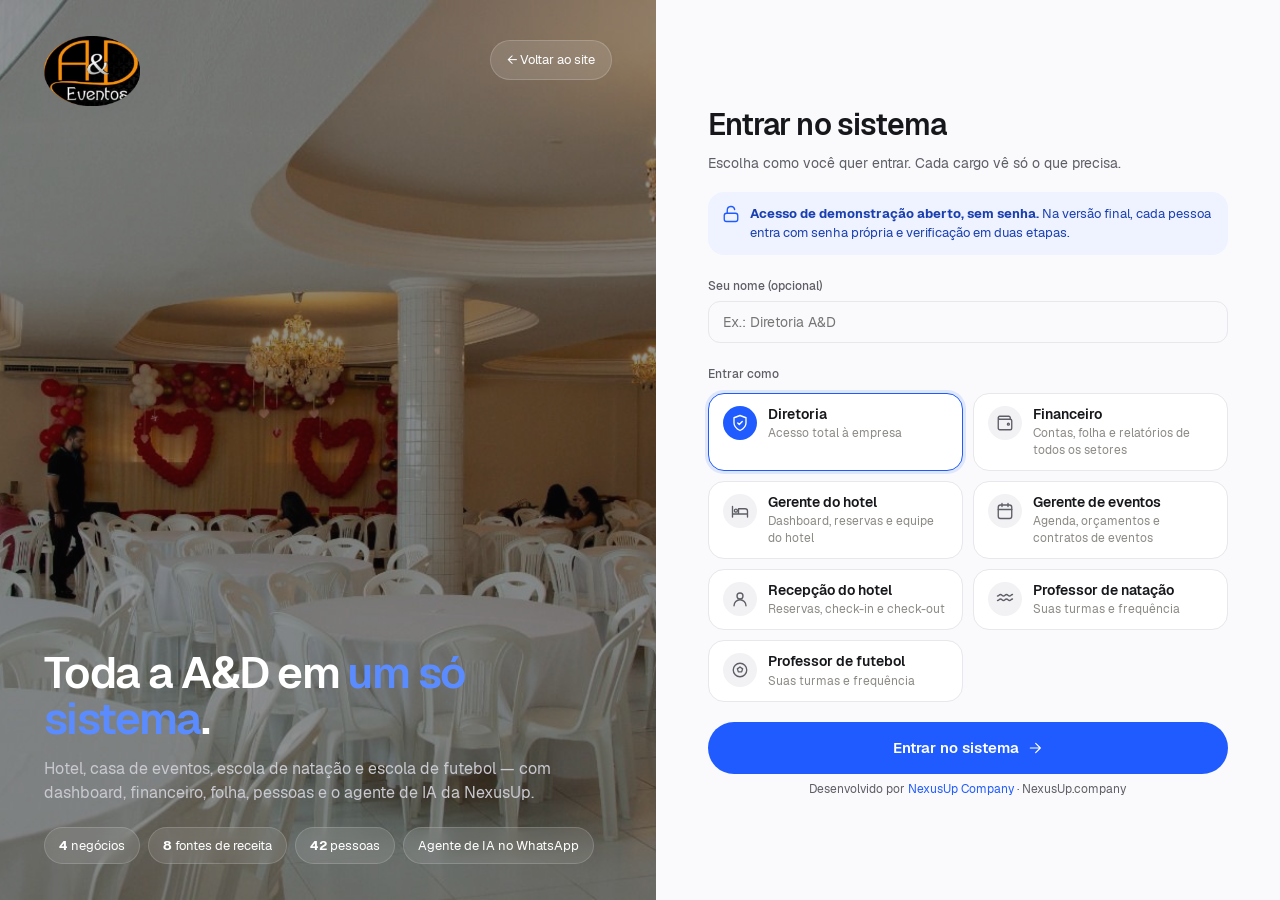
<file: login.html>
<!DOCTYPE html>
<html lang="pt-BR">
<head>
<meta charset="utf-8">
<meta name="viewport" content="width=device-width,initial-scale=1,viewport-fit=cover">
<title>Entrar · Sistema de Gestão A&amp;D Eventos</title>
<meta name="description" content="Acesso ao Sistema de Gestão da A&D Eventos — hotel, casa de eventos, escola de natação e escola de futebol.">
<meta name="theme-color" content="#0e0f12">
<link rel="icon" href="/img/icon-192.png">
<link rel="apple-touch-icon" href="/img/icon-180.png">
<link rel="manifest" href="/manifest.webmanifest">
<link rel="preload" href="/fonts/Geist-Regular.woff2" as="font" type="font/woff2" crossorigin>
<link rel="preload" href="/fonts/Geist-SemiBold.woff2" as="font" type="font/woff2" crossorigin>
<link rel="stylesheet" href="/assets/app.css">
<style>
body{background:#fff}
.lg{display:grid;grid-template-columns:1.05fr 1fr;min-height:100vh}
.hero{position:relative;color:#fff;padding:36px 44px;display:flex;flex-direction:column;overflow:hidden;background:#0b0b0c}
.hero>img.bg{position:absolute;inset:0;width:100%;height:100%;object-fit:cover;opacity:.55}
.hero::after{content:"";position:absolute;inset:0;background:linear-gradient(180deg,rgba(11,11,12,.55) 0%,rgba(11,11,12,.2) 40%,rgba(11,11,12,.92) 100%)}
.hero>*{position:relative;z-index:1}
.hero .logo{width:96px}
.hero .back{position:absolute;top:40px;right:44px;z-index:2;font-size:13px;color:#fff;background:rgba(255,255,255,.12);border:1px solid rgba(255,255,255,.18);backdrop-filter:blur(10px);padding:9px 16px;border-radius:99px}
.hero h1{margin-top:auto;font-size:44px;line-height:1.05;letter-spacing:-.035em;font-weight:600;max-width:560px}
.hero h1 em{font-style:normal;color:#5b8cff}
.hero p.l{margin-top:14px;color:#c9c9d0;font-size:16px;max-width:520px}
.hero .pills{display:flex;gap:8px;flex-wrap:wrap;margin-top:22px}
.hero .pills span{font-size:13px;padding:8px 14px;border-radius:99px;background:rgba(255,255,255,.1);border:1px solid rgba(255,255,255,.16);backdrop-filter:blur(8px)}
.hero .pills span b{color:#fff;font-weight:700}
.form{display:flex;align-items:center;justify-content:center;padding:40px 28px;background:#fafafc}
.box{width:100%;max-width:520px}
.box h2{font-size:30px;font-weight:600;letter-spacing:-.03em}
.box>p{color:#5e5f66;margin-top:6px}
.open{display:flex;gap:10px;align-items:flex-start;margin-top:18px;background:#eef3ff;color:#1a3fb0;border-radius:16px;padding:12px 14px;font-size:13px}
.open svg.i{color:#1f5bff;margin-top:1px}
.profiles{display:grid;grid-template-columns:1fr 1fr;gap:10px;margin-top:10px}
.prof{text-align:left;border:1px solid #e7e7ec;background:#fff;border-radius:16px;padding:12px 14px;display:flex;gap:11px;align-items:flex-start;transition:.15s}
.prof:hover{border-color:#c9d6ff}
.prof .ic{width:34px;height:34px;border-radius:99px;display:grid;place-items:center;background:#f2f2f5;color:#5e5f66;flex:none}
.prof b{display:block;font-size:14px;font-weight:600;line-height:1.25}
.prof small{display:block;font-size:12px;color:#8c8a85;line-height:1.35;margin-top:2px}
.prof.on{border-color:#1f5bff;box-shadow:0 0 0 3px rgba(31,91,255,.12)}
.prof.on .ic{background:#1f5bff;color:#fff}
.go{width:100%;height:52px;font-size:15px;margin-top:20px}
.lbl{font-size:12px;font-weight:500;color:#5e5f66;margin-top:22px;display:block}
.foot{margin-top:26px;font-size:12px;color:#8c8a85;text-align:center}
.foot a{color:#1f5bff}
@media(max-width:900px){
  .lg{grid-template-columns:1fr}
  .hero{min-height:330px;padding:24px 22px}
  .hero .back{top:24px;right:22px}
  .hero .logo{width:72px}
  .hero h1{font-size:30px}
  .hero p.l{font-size:14px}
  .hero .pills{display:none}
  .form{padding:26px 18px 36px}
}
@media(max-width:480px){.profiles{grid-template-columns:1fr}}
</style>
</head>
<body>
<div class="lg">
  <section class="hero">
    <img class="bg" src="/img/salao-lustres.jpg" alt="">
    <img class="logo" src="/img/logo-ad.png" alt="A&D Eventos">
    <a class="back" href="/">← Voltar ao site</a>
    <h1>Toda a A&amp;D em <em>um só sistema</em>.</h1>
    <p class="l">Hotel, casa de eventos, escola de natação e escola de futebol — com dashboard, financeiro, folha, pessoas e o agente de IA da NexusUp.</p>
    <div class="pills"><span><b>4</b> negócios</span><span><b>8</b> fontes de receita</span><span><b>42</b> pessoas</span><span>Agente de IA no WhatsApp</span></div>
  </section>
  <section class="form">
    <div class="box">
      <h2>Entrar no sistema</h2>
      <p>Escolha como você quer entrar. Cada cargo vê só o que precisa.</p>
      <div class="open"><svg class="i" viewBox="0 0 24 24"><rect x="3" y="11" width="18" height="11" rx="3"/><path d="M7 11V7a5 5 0 0 1 9.9-1"/></svg><div><b>Acesso de demonstração aberto, sem senha.</b> Na versão final, cada pessoa entra com senha própria e verificação em duas etapas.</div></div>

      <label class="lbl" for="nome">Seu nome (opcional)</label>
      <div class="f" style="margin-top:6px"><input id="nome" placeholder="Ex.: Diretoria A&D" autocomplete="name" maxlength="40"></div>

      <span class="lbl">Entrar como</span>
      <div class="profiles" id="profiles"></div>

      <button class="btn p go" id="go">Entrar no sistema <svg class="i" viewBox="0 0 24 24"><path d="M5 12h14M13 5l7 7-7 7"/></svg></button>
      <p class="foot">Desenvolvido por <a href="https://nexusup.company" target="_blank" rel="noopener">NexusUp Company</a> · NexusUp.company</p>
    </div>
  </section>
</div>
<script src="/assets/data.js"></script>
<script>
(function(){
  const ICON={diretoria:'<path d="M12 22s8-4 8-10V5l-8-3-8 3v7c0 6 8 10 8 10z"/><path d="m9 12 2 2 4-4"/>',financeiro:'<path d="M19 7V5a2 2 0 0 0-2-2H5a2 2 0 0 0 0 4h14a2 2 0 0 1 2 2v10a2 2 0 0 1-2 2H5a2 2 0 0 1-2-2V5"/><circle cx="16.5" cy="13.5" r="1.3"/>',ger_hotel:'<path d="M2 20V6M2 16h20M22 20v-8a3 3 0 0 0-3-3h-9v7"/><circle cx="6.5" cy="11.5" r="2"/>',ger_eventos:'<rect x="3" y="4" width="18" height="18" rx="3"/><path d="M16 2v4M8 2v4M3 10h18"/>',recepcao:'<circle cx="12" cy="8" r="4"/><path d="M4 21a8 8 0 0 1 16 0"/>',prof_natacao:'<path d="M2 8c2 0 2-2 4-2s2 2 4 2 2-2 4-2 2 2 4 2 2-2 4-2M2 14c2 0 2-2 4-2s2 2 4 2 2-2 4-2 2 2 4 2 2-2 4-2"/>',prof_futebol:'<circle cx="12" cy="12" r="9"/><path d="m12 8 3.5 2.5-1.3 4h-4.4l-1.3-4z"/>'};
  const P=window.AD_PERFIS;let sel='diretoria';
  const box=document.getElementById('profiles');
  box.innerHTML=Object.keys(P).map(k=>`<button class="prof${k===sel?' on':''}" data-k="${k}"><span class="ic"><svg class="i" viewBox="0 0 24 24">${ICON[k]}</svg></span><span><b>${P[k].nome}</b><small>${P[k].desc}</small></span></button>`).join('');
  box.addEventListener('click',e=>{const b=e.target.closest('.prof');if(!b)return;sel=b.dataset.k;box.querySelectorAll('.prof').forEach(x=>x.classList.toggle('on',x===b));});
  box.addEventListener('dblclick',e=>{if(e.target.closest('.prof'))go();});
  function go(){
    const nome=(document.getElementById('nome').value||'').trim().replace(/[<>&"']/g,'').slice(0,40);
    try{sessionStorage.setItem('ad_sessao',JSON.stringify({perfil:sel,nome:nome||'',t:Date.now()}));}catch(e){}
    location.href='/app?perfil='+encodeURIComponent(sel)+(nome?'&nome='+encodeURIComponent(nome):'');
  }
  document.getElementById('go').addEventListener('click',go);
  document.getElementById('nome').addEventListener('keydown',e=>{if(e.key==='Enter')go();});
})();
</script>
</body>
</html>
</file>
<file: assets/app.css>
/* A&D Eventos · Sistema de Gestão — front-end NexusUp */
@font-face{font-family:"Geist";font-weight:400;font-display:swap;src:url("/fonts/Geist-Regular.woff2") format("woff2")}
@font-face{font-family:"Geist";font-weight:500;font-display:swap;src:url("/fonts/Geist-Medium.woff2") format("woff2")}
@font-face{font-family:"Geist";font-weight:600;font-display:swap;src:url("/fonts/Geist-SemiBold.woff2") format("woff2")}
@font-face{font-family:"Geist";font-weight:700;font-display:swap;src:url("/fonts/Geist-Bold.woff2") format("woff2")}
@font-face{font-family:"Geist Mono";font-weight:400;font-display:swap;src:url("/fonts/GeistMono-Regular.woff2") format("woff2")}
@font-face{font-family:"Geist Mono";font-weight:500;font-display:swap;src:url("/fonts/GeistMono-Medium.woff2") format("woff2")}
:root{
  --bg:#f5f5f8;--card:#fff;--ink:#16171b;--ink2:#5e5f66;--ink3:#8c8a85;--line:#e7e7ec;--line2:#f0f0f4;
  --accent:#1f5bff;--accent2:#5b8cff;--soft:#eef3ff;--ok:#12a150;--oks:#e7f7ee;--warn:#c27c00;--warns:#fff4dc;
  --bad:#e5484d;--bads:#fdecec;--side:#0e0f12;--side2:#17181d;--orange:#f39314;
  --r:20px;--r2:14px;--sh:0 1px 2px rgba(16,18,27,.04),0 6px 24px rgba(16,18,27,.05);
  font-family:"Geist",-apple-system,BlinkMacSystemFont,"Segoe UI",sans-serif;
}
*{box-sizing:border-box;margin:0;padding:0}
html,body{height:100%}
body{background:var(--bg);color:var(--ink);font-size:14px;line-height:1.5;-webkit-font-smoothing:antialiased}
a{color:inherit;text-decoration:none}
button,input,select,textarea{font:inherit;color:inherit}
button{cursor:pointer;border:0;background:none}
.mono{font-family:"Geist Mono",ui-monospace,monospace;font-feature-settings:"tnum"}
svg.i{width:18px;height:18px;fill:none;stroke:currentColor;stroke-width:1.8;stroke-linecap:round;stroke-linejoin:round;flex:none}

/* ---------- layout ---------- */
.shell{display:grid;grid-template-columns:268px 1fr;min-height:100vh}
.side{position:sticky;top:0;height:100vh;background:var(--side);color:#e9e9ee;display:flex;flex-direction:column;padding:18px 14px;overflow-y:auto;z-index:40}
.brand{display:flex;align-items:center;gap:12px;padding:6px 8px 18px}
.brand img{width:54px;height:auto}
.brand b{display:block;font-size:15px;font-weight:600;letter-spacing:-.01em}
.brand small{display:block;font-size:12px;color:#8d8e96}
.navg{margin-top:10px}
.navg>p{font-size:11px;text-transform:uppercase;letter-spacing:.08em;color:#6e6f78;padding:10px 12px 6px}
.nav a{display:flex;align-items:center;gap:11px;padding:9px 12px;border-radius:12px;color:#b9bac2;font-size:14px;transition:.15s}
.nav a:hover{background:var(--side2);color:#fff}
.nav a.on{background:#fff;color:var(--ink);font-weight:600}
.nav a.on svg.i{color:var(--accent)}
.nav a .dot{width:8px;height:8px;border-radius:99px;flex:none;margin:0 5px}
.nav a .tag{margin-left:auto;font-size:11px;background:var(--accent);color:#fff;border-radius:99px;padding:1px 8px;font-weight:600}
.nav a.on .tag{background:var(--soft);color:var(--accent)}
.sidefoot{margin-top:auto;padding:14px 10px 4px;font-size:12px;color:#6e6f78;border-top:1px solid #1f2026}
.sidefoot b{color:#b9bac2;font-weight:500}
.main{min-width:0;display:flex;flex-direction:column}
.top{position:sticky;top:0;z-index:30;display:flex;align-items:center;gap:12px;padding:14px 28px;background:rgba(245,245,248,.86);backdrop-filter:saturate(180%) blur(14px);-webkit-backdrop-filter:saturate(180%) blur(14px);border-bottom:1px solid var(--line)}
.top h1{font-size:19px;font-weight:600;letter-spacing:-.02em;white-space:nowrap}
.top .crumb{font-size:12px;color:var(--ink3)}
.top .grow{flex:1}
.search{display:flex;align-items:center;gap:8px;background:#fff;border:1px solid var(--line);border-radius:99px;padding:0 14px;height:40px;width:280px;color:var(--ink3)}
.search input{border:0;outline:0;background:none;width:100%;color:var(--ink)}
.chip{display:inline-flex;align-items:center;gap:6px;height:40px;padding:0 14px;border-radius:99px;background:#fff;border:1px solid var(--line);font-size:13px;color:var(--ink2);white-space:nowrap}
.iconbtn{position:relative;width:40px;height:40px;border-radius:99px;background:#fff;border:1px solid var(--line);display:grid;place-items:center;color:var(--ink2)}
.iconbtn .badge{position:absolute;top:-3px;right:-3px;min-width:18px;height:18px;border-radius:99px;background:var(--bad);color:#fff;font-size:11px;font-weight:600;display:grid;place-items:center;padding:0 5px;border:2px solid var(--bg)}
.me{display:flex;align-items:center;gap:10px;padding:4px 12px 4px 4px;border-radius:99px;background:#fff;border:1px solid var(--line)}
.av{width:32px;height:32px;border-radius:99px;background:var(--ink);color:#fff;display:grid;place-items:center;font-size:12px;font-weight:600;flex:none}
.me b{display:block;font-size:13px;line-height:1.2}
.me small{display:block;font-size:11px;color:var(--ink3);line-height:1.2}
.burger{display:none}
.content{padding:26px 28px 60px;max-width:1480px;width:100%}
.demo{display:flex;align-items:center;gap:10px;background:var(--ink);color:#fff;border-radius:99px;padding:8px 8px 8px 18px;font-size:13px;margin-bottom:22px}
.demo b{font-weight:600}.demo span{color:#a9aab2}
.demo .btn{margin-left:auto}

/* ---------- componentes ---------- */
.grid{display:grid;gap:16px}
.g4{grid-template-columns:repeat(4,minmax(0,1fr))}
.g3{grid-template-columns:repeat(3,minmax(0,1fr))}
.g2{grid-template-columns:repeat(2,minmax(0,1fr))}
.g21{grid-template-columns:minmax(0,2fr) minmax(0,1fr)}
.g12{grid-template-columns:minmax(0,1fr) minmax(0,2fr)}
.mt{margin-top:16px}.mt2{margin-top:24px}
.card{background:var(--card);border:1px solid var(--line);border-radius:var(--r);padding:20px;box-shadow:var(--sh);min-width:0}
.card.pad0{padding:0}
.ch{display:flex;align-items:center;gap:10px;margin-bottom:14px;flex-wrap:wrap}
.ch h3{font-size:15px;font-weight:600;letter-spacing:-.01em}
.ch p{font-size:12px;color:var(--ink3)}
.ch .r{margin-left:auto;display:flex;gap:8px;flex-wrap:wrap}
.kpi{position:relative;overflow:hidden}
.kpi .lb{display:flex;align-items:center;gap:8px;font-size:13px;color:var(--ink2)}
.kpi .lb .ic{width:30px;height:30px;border-radius:99px;display:grid;place-items:center;background:var(--soft);color:var(--accent)}
.kpi .ic svg.i{width:16px;height:16px}
.kpi .v{font-size:28px;font-weight:600;letter-spacing:-.035em;margin-top:12px;line-height:1.1;font-variant-numeric:tabular-nums}
.kpi .s{font-size:12px;color:var(--ink3);margin-top:6px}
.up{color:var(--ok);font-weight:600}.dn{color:var(--bad);font-weight:600}
.btn{display:inline-flex;align-items:center;justify-content:center;gap:8px;height:38px;padding:0 16px;border-radius:99px;font-size:13px;font-weight:600;white-space:nowrap;transition:.15s}
.btn.p{background:var(--accent);color:#fff}.btn.p:hover{background:#1a4fe0}
.btn.d{background:var(--ink);color:#fff}.btn.d:hover{background:#000}
.btn.g{background:#fff;border:1px solid var(--line);color:var(--ink)}.btn.g:hover{border-color:#cfcfd6}
.btn.w{background:#fff;color:var(--ink)}
.btn.sm{height:32px;padding:0 12px;font-size:12px}
.btn svg.i{width:16px;height:16px}
.pill{display:inline-flex;align-items:center;gap:6px;height:24px;padding:0 10px;border-radius:99px;font-size:12px;font-weight:600;white-space:nowrap;background:var(--line2);color:var(--ink2)}
.pill.ok{background:var(--oks);color:var(--ok)}.pill.warn{background:var(--warns);color:var(--warn)}
.pill.bad{background:var(--bads);color:var(--bad)}.pill.bl{background:var(--soft);color:var(--accent)}
.pill.dk{background:var(--ink);color:#fff}
.sdot{width:9px;height:9px;border-radius:99px;display:inline-block;flex:none}
.tabs{display:inline-flex;gap:4px;background:#fff;border:1px solid var(--line);border-radius:99px;padding:4px;flex-wrap:wrap}
.tabs button{height:32px;padding:0 14px;border-radius:99px;font-size:13px;color:var(--ink2);font-weight:500}
.tabs button.on{background:var(--ink);color:#fff}
.tw{overflow-x:auto;-webkit-overflow-scrolling:touch}
table{width:100%;border-collapse:collapse;font-size:13px}
th{text-align:left;font-weight:500;color:var(--ink3);font-size:12px;padding:10px 14px;border-bottom:1px solid var(--line);white-space:nowrap}
td{padding:12px 14px;border-bottom:1px solid var(--line2);vertical-align:middle}
tr:last-child td{border-bottom:0}
tbody tr:hover td{background:#fafafc}
td.n,th.n{text-align:right;font-family:"Geist Mono",monospace;font-feature-settings:"tnum";white-space:nowrap}
tfoot td{font-weight:600;border-top:1px solid var(--line);background:#fafafc}
.who{display:flex;align-items:center;gap:10px}
.who .av{width:30px;height:30px;font-size:11px}
.who b{display:block;font-weight:500}.who small{display:block;color:var(--ink3);font-size:12px}
.empty{padding:28px;text-align:center;color:var(--ink3)}
.bar{height:8px;background:var(--line2);border-radius:99px;overflow:hidden}
.bar i{display:block;height:100%;border-radius:99px;background:var(--accent)}
.list{display:flex;flex-direction:column}
.li{display:flex;align-items:center;gap:12px;padding:12px 0;border-bottom:1px solid var(--line2)}
.li:last-child{border-bottom:0}
.li .t{flex:1;min-width:0}.li .t b{display:block;font-weight:500}.li .t small{color:var(--ink3);font-size:12px}
.li .ic{width:36px;height:36px;border-radius:99px;display:grid;place-items:center;flex:none;background:var(--line2);color:var(--ink2)}
.note{font-size:12px;color:var(--ink3)}
.sec-title{display:flex;align-items:flex-end;gap:16px;margin-bottom:18px;flex-wrap:wrap}
.sec-title h2{font-size:26px;font-weight:600;letter-spacing:-.03em}
.sec-title p{color:var(--ink2);margin-top:2px}
.sec-title .r{margin-left:auto;display:flex;gap:8px;flex-wrap:wrap}

/* gráfico */
.chart svg{display:block;width:100%;height:auto}
.legend{display:flex;gap:16px;font-size:12px;color:var(--ink2);flex-wrap:wrap}
.legend span{display:inline-flex;align-items:center;gap:6px}

/* hotel */
.rooms{display:grid;grid-template-columns:repeat(8,minmax(0,1fr));gap:10px}
.room{border-radius:16px;padding:12px 10px;border:1px solid var(--line);background:#fff;text-align:left;transition:.15s;min-height:92px;display:flex;flex-direction:column}
.room:hover{transform:translateY(-2px);box-shadow:var(--sh)}
.room b{font-size:17px;font-weight:600;letter-spacing:-.02em}
.room small{font-size:11px;color:var(--ink3)}
.room em{font-style:normal;font-size:11px;font-weight:600;margin-top:auto}
.room.ocupado{background:#eef3ff;border-color:#cfdcff}.room.ocupado em{color:var(--accent)}
.room.chegada{background:#fff6e8;border-color:#ffe0ad}.room.chegada em{color:#b86e00}
.room.limpeza{background:#f2f2f5}.room.limpeza em{color:var(--ink2)}
.room.manutencao{background:#fdecec;border-color:#f8cfd0}.room.manutencao em{color:var(--bad)}
.room.livre{background:#e9f8ef;border-color:#bfe8cf}.room.livre em{color:var(--ok)}

/* calendário */
.cal{display:grid;grid-template-columns:repeat(7,minmax(0,1fr));gap:6px}
.cal .dw{font-size:11px;color:var(--ink3);text-align:center;padding-bottom:4px;text-transform:uppercase;letter-spacing:.05em}
.cal .d{min-height:92px;border-radius:14px;background:#fafafc;border:1px solid var(--line2);padding:7px;display:flex;flex-direction:column;gap:4px;min-width:0}
.cal .d.x{background:none;border-color:transparent}
.cal .d.today{border-color:var(--accent);background:#f5f8ff}
.cal .d>span{font-size:12px;color:var(--ink2);font-weight:500}
.cal .ev{font-size:11px;border-radius:8px;padding:3px 6px;color:#fff;white-space:nowrap;overflow:hidden;text-overflow:ellipsis;cursor:pointer}

/* espaços */
.space{border-radius:var(--r);overflow:hidden;background:#fff;border:1px solid var(--line);box-shadow:var(--sh)}
.space img{width:100%;height:140px;object-fit:cover;display:block}
.space div{padding:14px 16px}
.space b{display:block;font-weight:600}.space small{color:var(--ink3)}

/* agente */
.agent{display:grid;grid-template-columns:minmax(0,1fr) 320px;gap:16px;height:calc(100vh - 170px);min-height:560px}
.chat{display:flex;flex-direction:column;padding:0;overflow:hidden}
.chat .hd{display:flex;align-items:center;gap:12px;padding:16px 20px;border-bottom:1px solid var(--line)}
.bot{width:40px;height:40px;border-radius:99px;background:linear-gradient(135deg,#1f5bff,#5b8cff);color:#fff;display:grid;place-items:center;box-shadow:0 6px 18px rgba(31,91,255,.35)}
.msgs{flex:1;overflow-y:auto;padding:20px;display:flex;flex-direction:column;gap:10px;background:#fafafc}
.m{max-width:78%;padding:11px 15px;border-radius:18px;font-size:14px;line-height:1.5;white-space:pre-line}
.m.u{align-self:flex-end;background:var(--accent);color:#fff;border-bottom-right-radius:6px}
.m.b{align-self:flex-start;background:#fff;border:1px solid var(--line);border-bottom-left-radius:6px}
.m.b.no{background:var(--ink);color:#fff;border-color:var(--ink)}
.m .acts{display:flex;gap:6px;margin-top:10px;flex-wrap:wrap}
.sugs{display:flex;gap:6px;flex-wrap:wrap;padding:12px 20px 0;background:#fff}
.sugs button{font-size:12px;border:1px solid var(--line);border-radius:99px;padding:6px 12px;color:var(--ink2);background:#fff}
.sugs button:hover{border-color:var(--accent);color:var(--accent)}
.composer{display:flex;gap:8px;padding:12px 20px 16px;background:#fff}
.composer input{flex:1;height:46px;border-radius:99px;border:1px solid var(--line);padding:0 18px;outline:0;background:#fafafc}
.composer input:focus{border-color:var(--accent);background:#fff}
.composer .btn{height:46px;width:46px;padding:0}
.typing{display:inline-flex;gap:4px}.typing i{width:6px;height:6px;border-radius:99px;background:var(--ink3);animation:bl 1s infinite}
.typing i:nth-child(2){animation-delay:.15s}.typing i:nth-child(3){animation-delay:.3s}
@keyframes bl{0%,80%,100%{opacity:.25}40%{opacity:1}}

/* matriz de permissões */
.perm td,.perm th{text-align:center}.perm td:first-child,.perm th:first-child{text-align:left}
.tg{width:38px;height:22px;border-radius:99px;background:#dcdce1;position:relative;display:inline-block;transition:.2s;vertical-align:middle}
.tg::after{content:"";position:absolute;top:3px;left:3px;width:16px;height:16px;border-radius:99px;background:#fff;transition:.2s;box-shadow:0 1px 2px rgba(0,0,0,.2)}
.tg.on{background:var(--accent)}.tg.on::after{left:19px}
.tg[disabled]{opacity:.55;cursor:not-allowed}

/* modal / drawer / toast */
.ov{position:fixed;inset:0;background:rgba(14,15,18,.45);backdrop-filter:blur(3px);z-index:80;display:flex;align-items:center;justify-content:center;padding:20px;animation:fi .15s}
@keyframes fi{from{opacity:0}}
.modal{background:#fff;border-radius:24px;width:100%;max-width:560px;max-height:calc(100vh - 40px);overflow-y:auto;box-shadow:0 30px 80px rgba(0,0,0,.25);animation:pu .2s}
.modal.lg{max-width:760px}
@keyframes pu{from{transform:translateY(10px);opacity:0}}
.modal .mh{display:flex;align-items:center;gap:12px;padding:20px 24px;border-bottom:1px solid var(--line);position:sticky;top:0;background:#fff;z-index:2}
.modal .mh h3{font-size:17px;font-weight:600;letter-spacing:-.01em}
.modal .mh button{margin-left:auto}
.modal .mb{padding:22px 24px}
.modal .mf{display:flex;justify-content:flex-end;gap:8px;padding:16px 24px;border-top:1px solid var(--line);position:sticky;bottom:0;background:#fff}
.fg{display:grid;grid-template-columns:1fr 1fr;gap:14px}
.f{display:flex;flex-direction:column;gap:6px}.f.full{grid-column:1/-1}
.f label{font-size:12px;font-weight:500;color:var(--ink2)}
.f input,.f select,.f textarea{height:42px;border-radius:12px;border:1px solid var(--line);padding:0 14px;outline:0;background:#fafafc;width:100%}
.f textarea{height:84px;padding:10px 14px;resize:vertical}
.f input:focus,.f select:focus,.f textarea:focus{border-color:var(--accent);background:#fff}
.chk{display:flex;gap:10px;align-items:flex-start;font-size:13px;color:var(--ink2)}
.chk input{width:18px;height:18px;margin-top:2px;accent-color:var(--accent)}
.toasts{position:fixed;bottom:22px;left:50%;transform:translateX(-50%);z-index:99;display:flex;flex-direction:column;gap:8px;align-items:center;pointer-events:none}
.toast{background:var(--ink);color:#fff;padding:12px 18px;border-radius:99px;font-size:13px;display:flex;align-items:center;gap:10px;box-shadow:0 12px 30px rgba(0,0,0,.25);animation:pu .2s}
.toast svg.i{color:#5bd38c}
.fab{position:fixed;right:22px;bottom:22px;z-index:45;display:flex;align-items:center;gap:10px;height:52px;padding:0 20px 0 8px;border-radius:99px;background:var(--ink);color:#fff;font-weight:600;font-size:14px;box-shadow:0 14px 40px rgba(0,0,0,.25)}
.fab .bot{width:38px;height:38px}
.dropdown{position:absolute;top:58px;right:28px;width:330px;background:#fff;border:1px solid var(--line);border-radius:20px;box-shadow:0 20px 60px rgba(0,0,0,.15);padding:8px;z-index:60;animation:pu .15s}
.dropdown .li{padding:10px 10px;border-radius:12px;border:0}
.dropdown .li:hover{background:#f5f5f8}
.dropdown h4{font-size:12px;color:var(--ink3);font-weight:500;padding:8px 10px 4px}
.holerite{border:1px solid var(--line);border-radius:16px;padding:18px}
.holerite .row{display:flex;justify-content:space-between;padding:7px 0;border-bottom:1px dashed var(--line)}
.holerite .row:last-child{border:0;font-weight:600}
.sector-card{position:relative;overflow:hidden}
.sector-card .stripe{position:absolute;left:0;top:0;bottom:0;width:5px}
.big{font-size:34px;font-weight:600;letter-spacing:-.035em;font-variant-numeric:tabular-nums}

/* impressão de relatório */
#print{display:none}
@media print{
  body *{visibility:hidden}
  #print,#print *{visibility:visible}
  #print{display:block;position:absolute;left:0;top:0;width:100%;padding:0 8mm;font-size:11pt;color:#111}
  #print h1{font-size:20pt;letter-spacing:-.02em;margin:6mm 0 2mm}
  #print h2{font-size:13pt;margin:7mm 0 2mm}
  #print table{font-size:9.5pt}
  #print th,#print td{padding:5px 6px}
  #print .ph{display:flex;align-items:center;gap:12px;border-bottom:2px solid #1f5bff;padding-bottom:4mm}
  #print .ph img{width:22mm}
  #print .pf{margin-top:10mm;font-size:9pt;color:#666;border-top:1px solid #ddd;padding-top:3mm}
  @page{size:A4;margin:12mm}
}

/* ---------- responsivo ---------- */
@media(max-width:1280px){.g4{grid-template-columns:repeat(2,minmax(0,1fr))}.rooms{grid-template-columns:repeat(4,minmax(0,1fr))}.search{width:200px}}
@media(max-width:1080px){
  .g21,.g12,.g3{grid-template-columns:1fr}
  .agent{grid-template-columns:1fr;height:auto}.agent .side-panel{display:none}
  .chat{height:calc(100vh - 190px);min-height:520px}
}
@media(max-width:900px){
  .shell{grid-template-columns:1fr}
  .side{position:fixed;left:0;top:0;bottom:0;width:284px;transform:translateX(-100%);transition:transform .25s,box-shadow .25s}
  body.menu .side{transform:none;box-shadow:20px 0 60px rgba(0,0,0,.3)}
  .tw table{min-width:680px}
  .top .crumb{display:none}
  body.menu::after{content:"";position:fixed;inset:0;background:rgba(0,0,0,.4);z-index:35}
  .burger{display:grid}
  .search,.top .chip.per,.me .tx{display:none}
  .top{padding:12px 16px}
  .content{padding:18px 16px 90px}
  .g2{grid-template-columns:1fr}
  .demo{border-radius:20px;flex-wrap:wrap;padding:12px 14px}
  .demo .btn{margin-left:0}
  .dropdown{right:12px;left:12px;width:auto;top:62px}
  .fab span:not(.bot){display:none}.fab{padding:0 7px;right:16px;bottom:16px}
}
@media(max-width:560px){
  .g4{grid-template-columns:1fr 1fr;gap:10px}
  .kpi{padding:14px}.kpi .v{font-size:21px}.kpi .lb{font-size:12px}.kpi .lb .ic{display:none}
  .rooms{grid-template-columns:repeat(3,minmax(0,1fr))}
  .fg{grid-template-columns:1fr}
  .sec-title h2{font-size:22px}
  .top h1{font-size:17px}
  .cal .d{min-height:62px;padding:4px}.cal .ev{font-size:0;height:6px;padding:0}
  .m{max-width:90%}
  .modal{border-radius:22px}
}

.stats{display:flex;gap:10px;margin-top:14px;flex-wrap:wrap}.stats div{flex:1;min-width:110px;background:#fafafc;border:1px solid var(--line2);border-radius:14px;padding:10px 14px}.stats small{display:block;font-size:12px;color:var(--ink3)}.stats b{font-size:17px;letter-spacing:-.02em;font-variant-numeric:tabular-nums}
</file>
